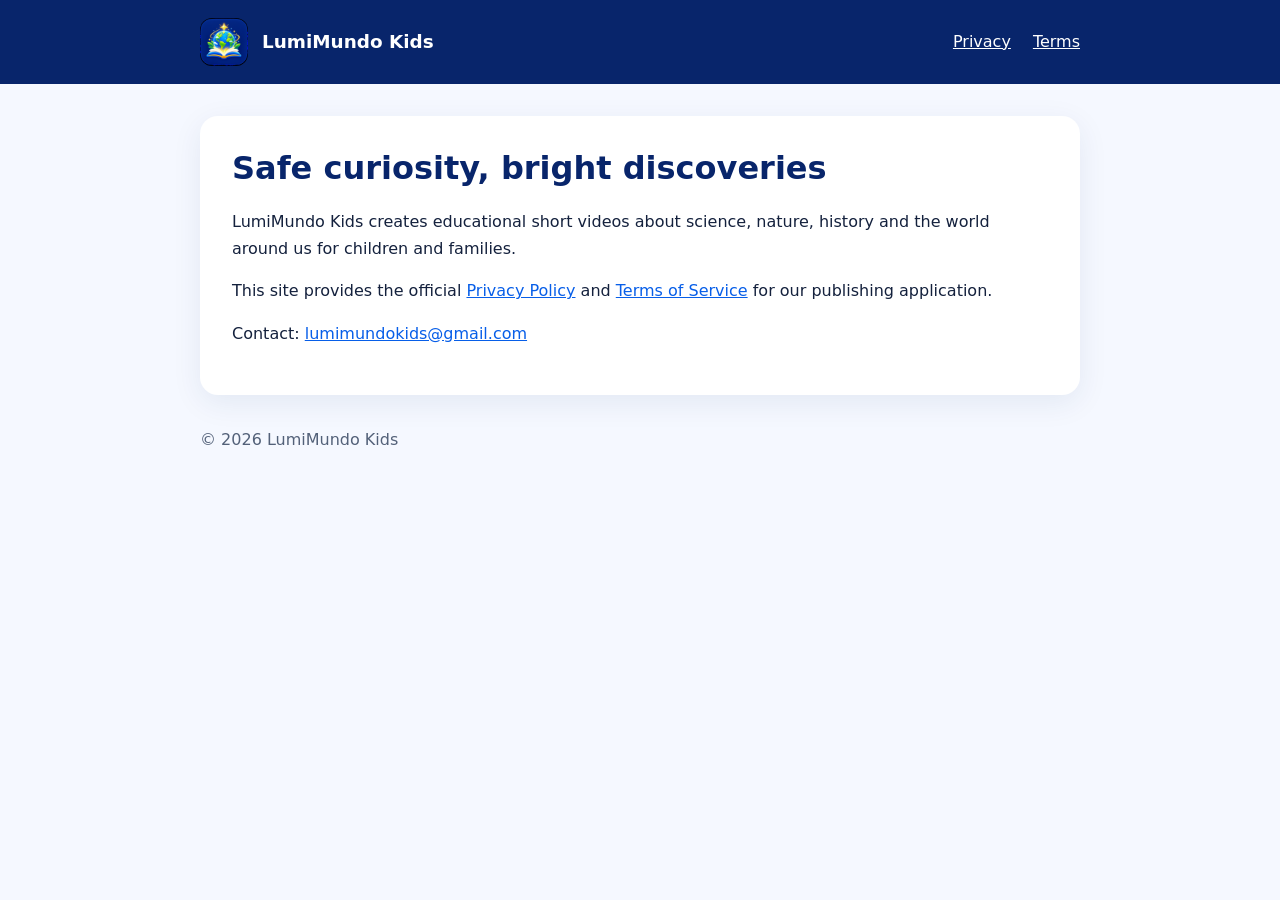
<file: index.html>
<!doctype html>
<html lang="en">
<head>
  <meta charset="utf-8">
  <meta name="viewport" content="width=device-width, initial-scale=1">
  <meta name="description" content="Official legal information for LumiMundo Kids.">
  <title>LumiMundo Kids</title>
  <link rel="stylesheet" href="styles.css">
</head>
<body>
  <header><nav><img src="app-icon.png" alt=""><strong>LumiMundo Kids</strong><a href="privacy.html">Privacy</a><a href="terms.html">Terms</a></nav></header>
  <main>
    <h1>Safe curiosity, bright discoveries</h1>
    <p>LumiMundo Kids creates educational short videos about science, nature, history and the world around us for children and families.</p>
    <p>This site provides the official <a href="privacy.html">Privacy Policy</a> and <a href="terms.html">Terms of Service</a> for our publishing application.</p>
    <p>Contact: <a href="mailto:lumimundokids@gmail.com">lumimundokids@gmail.com</a></p>
  </main>
  <footer>© 2026 LumiMundo Kids</footer>
</body>
</html>
</file>
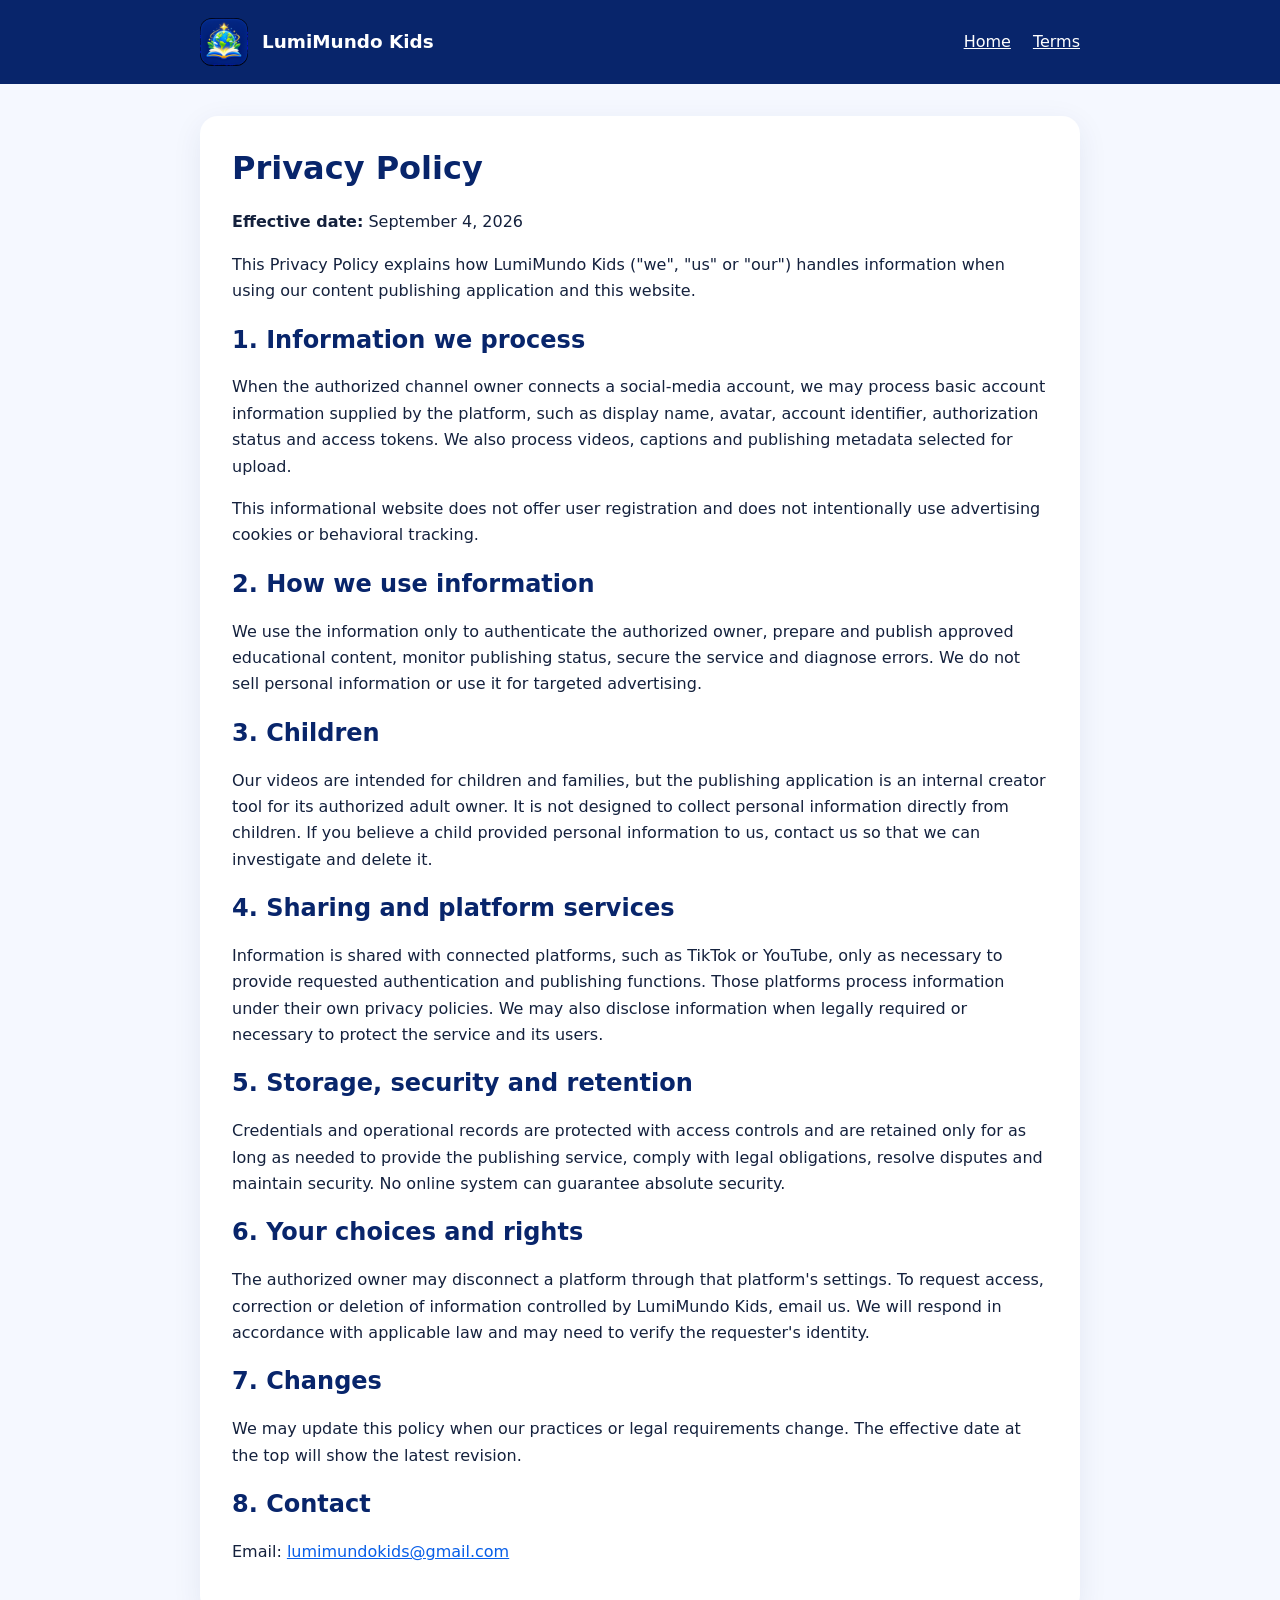
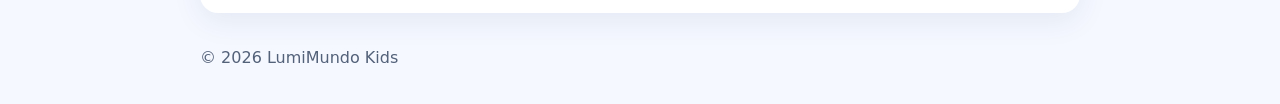
<file: privacy.html>
<!doctype html>
<html lang="en">
<head>
  <meta charset="utf-8">
  <meta name="viewport" content="width=device-width, initial-scale=1">
  <meta name="description" content="LumiMundo Kids Privacy Policy.">
  <title>Privacy Policy | LumiMundo Kids</title>
  <link rel="stylesheet" href="styles.css">
</head>
<body>
  <header><nav><img src="app-icon.png" alt=""><strong>LumiMundo Kids</strong><a href="index.html">Home</a><a href="terms.html">Terms</a></nav></header>
  <main>
    <h1>Privacy Policy</h1>
    <p><strong>Effective date:</strong> September 4, 2026</p>
    <p>This Privacy Policy explains how LumiMundo Kids ("we", "us" or "our") handles information when using our content publishing application and this website.</p>

    <h2>1. Information we process</h2>
    <p>When the authorized channel owner connects a social-media account, we may process basic account information supplied by the platform, such as display name, avatar, account identifier, authorization status and access tokens. We also process videos, captions and publishing metadata selected for upload.</p>
    <p>This informational website does not offer user registration and does not intentionally use advertising cookies or behavioral tracking.</p>

    <h2>2. How we use information</h2>
    <p>We use the information only to authenticate the authorized owner, prepare and publish approved educational content, monitor publishing status, secure the service and diagnose errors. We do not sell personal information or use it for targeted advertising.</p>

    <h2>3. Children</h2>
    <p>Our videos are intended for children and families, but the publishing application is an internal creator tool for its authorized adult owner. It is not designed to collect personal information directly from children. If you believe a child provided personal information to us, contact us so that we can investigate and delete it.</p>

    <h2>4. Sharing and platform services</h2>
    <p>Information is shared with connected platforms, such as TikTok or YouTube, only as necessary to provide requested authentication and publishing functions. Those platforms process information under their own privacy policies. We may also disclose information when legally required or necessary to protect the service and its users.</p>

    <h2>5. Storage, security and retention</h2>
    <p>Credentials and operational records are protected with access controls and are retained only for as long as needed to provide the publishing service, comply with legal obligations, resolve disputes and maintain security. No online system can guarantee absolute security.</p>

    <h2>6. Your choices and rights</h2>
    <p>The authorized owner may disconnect a platform through that platform's settings. To request access, correction or deletion of information controlled by LumiMundo Kids, email us. We will respond in accordance with applicable law and may need to verify the requester's identity.</p>

    <h2>7. Changes</h2>
    <p>We may update this policy when our practices or legal requirements change. The effective date at the top will show the latest revision.</p>

    <h2>8. Contact</h2>
    <p>Email: <a href="mailto:lumimundokids@gmail.com">lumimundokids@gmail.com</a></p>
  </main>
  <footer>© 2026 LumiMundo Kids</footer>
</body>
</html>
</file>
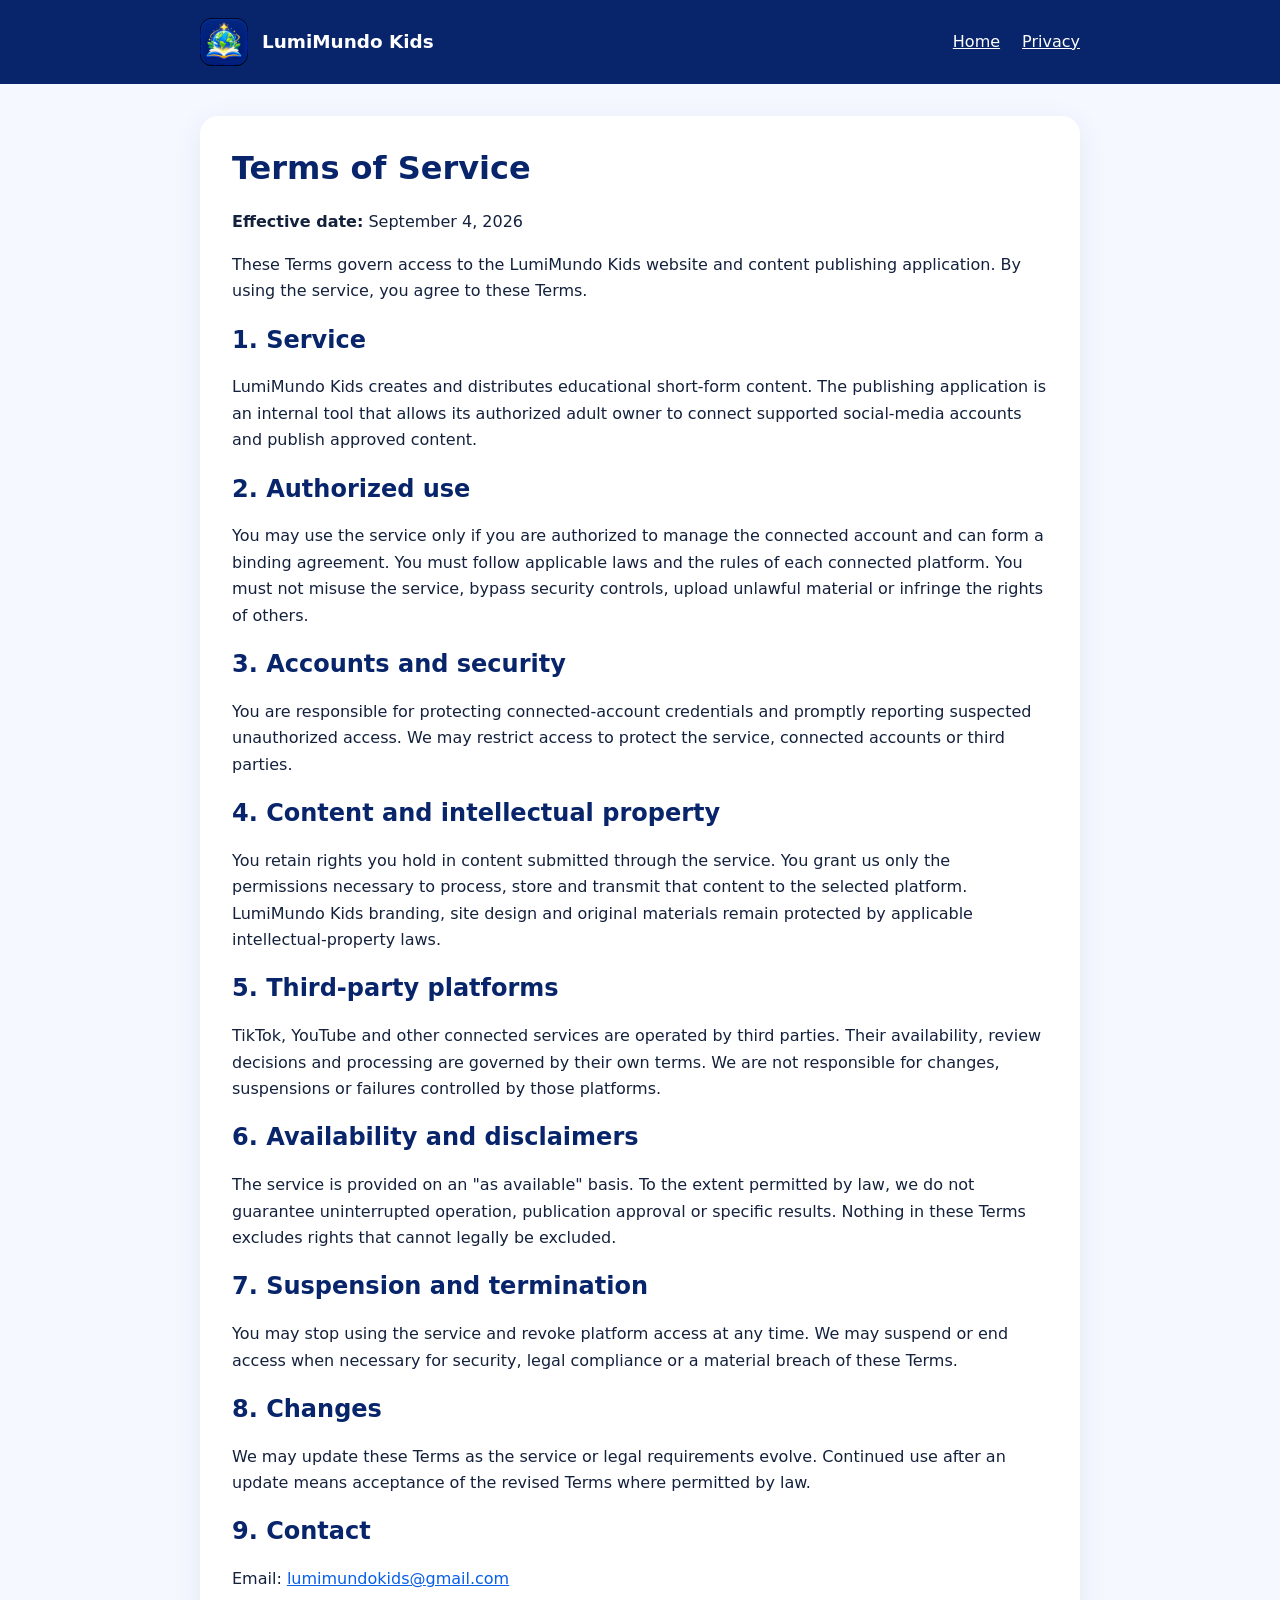
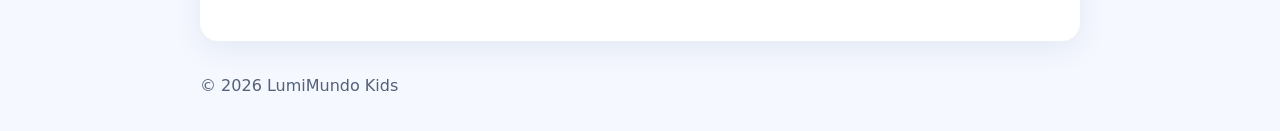
<file: terms.html>
<!doctype html>
<html lang="en">
<head>
  <meta charset="utf-8">
  <meta name="viewport" content="width=device-width, initial-scale=1">
  <meta name="description" content="LumiMundo Kids Terms of Service.">
  <title>Terms of Service | LumiMundo Kids</title>
  <link rel="stylesheet" href="styles.css">
</head>
<body>
  <header><nav><img src="app-icon.png" alt=""><strong>LumiMundo Kids</strong><a href="index.html">Home</a><a href="privacy.html">Privacy</a></nav></header>
  <main>
    <h1>Terms of Service</h1>
    <p><strong>Effective date:</strong> September 4, 2026</p>
    <p>These Terms govern access to the LumiMundo Kids website and content publishing application. By using the service, you agree to these Terms.</p>

    <h2>1. Service</h2>
    <p>LumiMundo Kids creates and distributes educational short-form content. The publishing application is an internal tool that allows its authorized adult owner to connect supported social-media accounts and publish approved content.</p>

    <h2>2. Authorized use</h2>
    <p>You may use the service only if you are authorized to manage the connected account and can form a binding agreement. You must follow applicable laws and the rules of each connected platform. You must not misuse the service, bypass security controls, upload unlawful material or infringe the rights of others.</p>

    <h2>3. Accounts and security</h2>
    <p>You are responsible for protecting connected-account credentials and promptly reporting suspected unauthorized access. We may restrict access to protect the service, connected accounts or third parties.</p>

    <h2>4. Content and intellectual property</h2>
    <p>You retain rights you hold in content submitted through the service. You grant us only the permissions necessary to process, store and transmit that content to the selected platform. LumiMundo Kids branding, site design and original materials remain protected by applicable intellectual-property laws.</p>

    <h2>5. Third-party platforms</h2>
    <p>TikTok, YouTube and other connected services are operated by third parties. Their availability, review decisions and processing are governed by their own terms. We are not responsible for changes, suspensions or failures controlled by those platforms.</p>

    <h2>6. Availability and disclaimers</h2>
    <p>The service is provided on an "as available" basis. To the extent permitted by law, we do not guarantee uninterrupted operation, publication approval or specific results. Nothing in these Terms excludes rights that cannot legally be excluded.</p>

    <h2>7. Suspension and termination</h2>
    <p>You may stop using the service and revoke platform access at any time. We may suspend or end access when necessary for security, legal compliance or a material breach of these Terms.</p>

    <h2>8. Changes</h2>
    <p>We may update these Terms as the service or legal requirements evolve. Continued use after an update means acceptance of the revised Terms where permitted by law.</p>

    <h2>9. Contact</h2>
    <p>Email: <a href="mailto:lumimundokids@gmail.com">lumimundokids@gmail.com</a></p>
  </main>
  <footer>© 2026 LumiMundo Kids</footer>
</body>
</html>
</file>
<file: styles.css>
:root {
  color-scheme: light;
  font-family: Inter, ui-sans-serif, system-ui, -apple-system, BlinkMacSystemFont, "Segoe UI", sans-serif;
  color: #14213d;
  background: #f5f8ff;
}

* { box-sizing: border-box; }
body { margin: 0; line-height: 1.65; }
header { background: #08256b; color: #fff; }
nav, main, footer { width: min(880px, calc(100% - 32px)); margin: auto; }
nav { display: flex; align-items: center; gap: 14px; padding: 18px 0; }
nav img { width: 48px; height: 48px; border-radius: 12px; }
nav strong { font-size: 1.15rem; }
nav a { color: #fff; margin-left: auto; }
nav a + a { margin-left: 8px; }
main { background: #fff; margin-top: 32px; margin-bottom: 32px; padding: 32px; border-radius: 18px; box-shadow: 0 8px 30px #12306a14; }
h1, h2 { line-height: 1.25; color: #08256b; }
h1 { margin-top: 0; }
a { color: #075ee8; }
.note { padding: 16px; border-left: 4px solid #ffc928; background: #fff9df; }
footer { padding: 0 0 32px; color: #536179; }
@media (max-width: 620px) {
  nav { flex-wrap: wrap; }
  nav a { margin-left: 0; }
  main { padding: 22px; }
}
</file>
